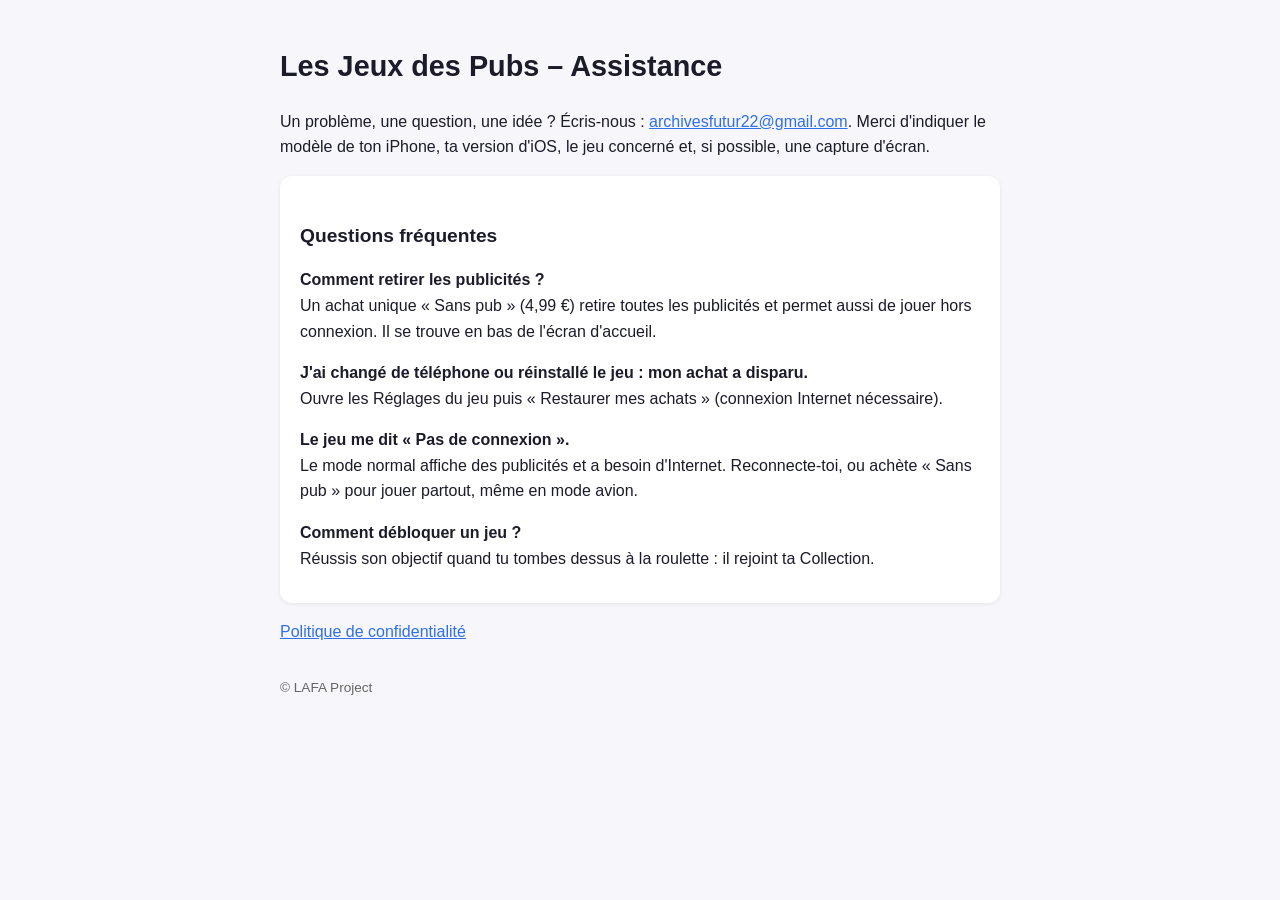
<file: index.html>
<!doctype html>
<html lang="fr"><head><meta charset="utf-8"><meta name="viewport" content="width=device-width,initial-scale=1">
<title>Les Jeux des Pubs – Assistance</title><link rel="stylesheet" href="style.css"></head>
<body>
<h1>Les Jeux des Pubs – Assistance</h1>
<p>Un problème, une question, une idée ? Écris-nous : <a href="mailto:archivesfutur22@gmail.com">archivesfutur22@gmail.com</a>. Merci d'indiquer le modèle de ton iPhone, ta version d'iOS, le jeu concerné et, si possible, une capture d'écran.</p>
<div class="card">
<h2>Questions fréquentes</h2>
<p><b>Comment retirer les publicités ?</b><br>Un achat unique « Sans pub » (4,99 €) retire toutes les publicités et permet aussi de jouer hors connexion. Il se trouve en bas de l'écran d'accueil.</p>
<p><b>J'ai changé de téléphone ou réinstallé le jeu : mon achat a disparu.</b><br>Ouvre les Réglages du jeu puis « Restaurer mes achats » (connexion Internet nécessaire).</p>
<p><b>Le jeu me dit « Pas de connexion ».</b><br>Le mode normal affiche des publicités et a besoin d'Internet. Reconnecte-toi, ou achète « Sans pub » pour jouer partout, même en mode avion.</p>
<p><b>Comment débloquer un jeu ?</b><br>Réussis son objectif quand tu tombes dessus à la roulette : il rejoint ta Collection.</p>
</div>
<p><a href="confidentialite.html">Politique de confidentialité</a></p>
<footer>© LAFA Project</footer>
</body></html>
</file>
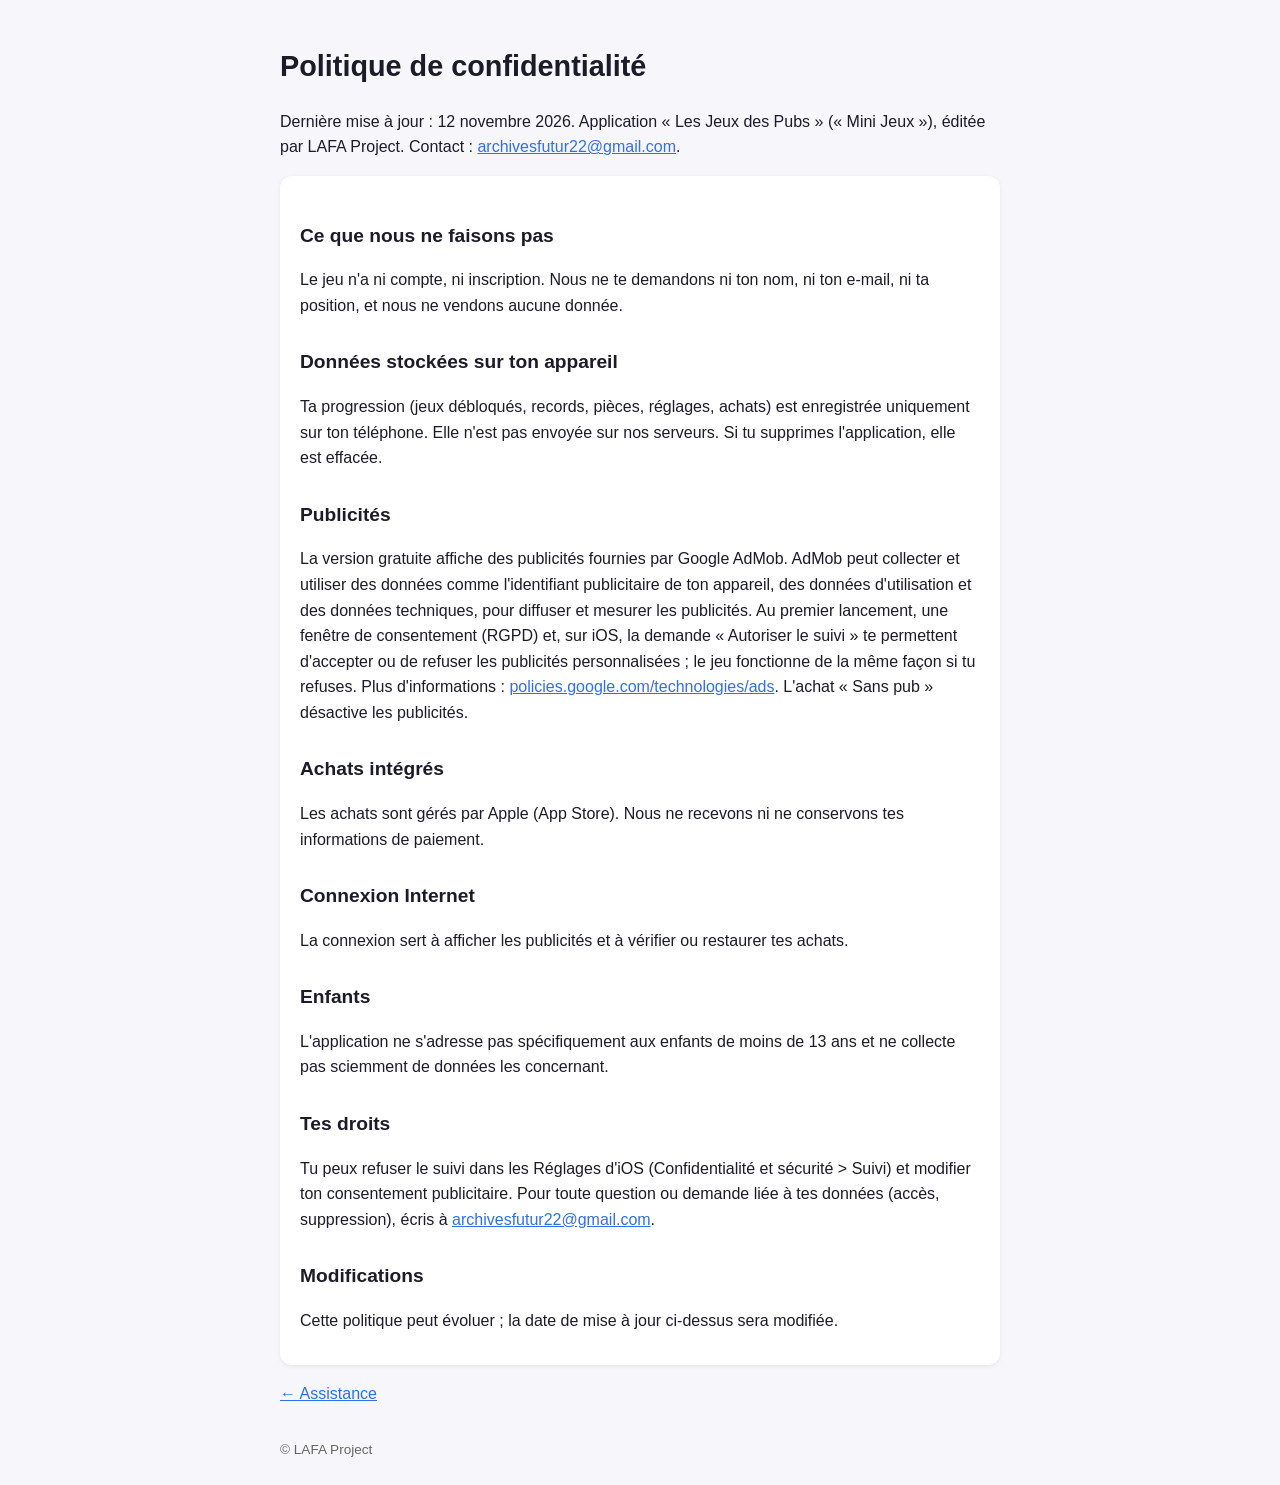
<file: confidentialite.html>
<!doctype html>
<html lang="fr"><head><meta charset="utf-8"><meta name="viewport" content="width=device-width,initial-scale=1">
<title>Les Jeux des Pubs – Politique de confidentialité</title><link rel="stylesheet" href="style.css"></head>
<body>
<h1>Politique de confidentialité</h1>
<p>Dernière mise à jour : 12 novembre 2026. Application « Les Jeux des Pubs » (« Mini Jeux »), éditée par LAFA Project. Contact : <a href="mailto:archivesfutur22@gmail.com">archivesfutur22@gmail.com</a>.</p>
<div class="card">
<h2>Ce que nous ne faisons pas</h2>
<p>Le jeu n'a ni compte, ni inscription. Nous ne te demandons ni ton nom, ni ton e-mail, ni ta position, et nous ne vendons aucune donnée.</p>
<h2>Données stockées sur ton appareil</h2>
<p>Ta progression (jeux débloqués, records, pièces, réglages, achats) est enregistrée uniquement sur ton téléphone. Elle n'est pas envoyée sur nos serveurs. Si tu supprimes l'application, elle est effacée.</p>
<h2>Publicités</h2>
<p>La version gratuite affiche des publicités fournies par Google AdMob. AdMob peut collecter et utiliser des données comme l'identifiant publicitaire de ton appareil, des données d'utilisation et des données techniques, pour diffuser et mesurer les publicités. Au premier lancement, une fenêtre de consentement (RGPD) et, sur iOS, la demande « Autoriser le suivi » te permettent d'accepter ou de refuser les publicités personnalisées ; le jeu fonctionne de la même façon si tu refuses. Plus d'informations : <a href="https://policies.google.com/technologies/ads">policies.google.com/technologies/ads</a>. L'achat « Sans pub » désactive les publicités.</p>
<h2>Achats intégrés</h2>
<p>Les achats sont gérés par Apple (App Store). Nous ne recevons ni ne conservons tes informations de paiement.</p>
<h2>Connexion Internet</h2>
<p>La connexion sert à afficher les publicités et à vérifier ou restaurer tes achats.</p>
<h2>Enfants</h2>
<p>L'application ne s'adresse pas spécifiquement aux enfants de moins de 13 ans et ne collecte pas sciemment de données les concernant.</p>
<h2>Tes droits</h2>
<p>Tu peux refuser le suivi dans les Réglages d'iOS (Confidentialité et sécurité &gt; Suivi) et modifier ton consentement publicitaire. Pour toute question ou demande liée à tes données (accès, suppression), écris à <a href="mailto:archivesfutur22@gmail.com">archivesfutur22@gmail.com</a>.</p>
<h2>Modifications</h2>
<p>Cette politique peut évoluer ; la date de mise à jour ci-dessus sera modifiée.</p>
</div>
<p><a href="index.html">← Assistance</a></p>
<footer>© LAFA Project</footer>
</body></html>
</file>
<file: style.css>
body{font-family:-apple-system,Segoe UI,Roboto,sans-serif;max-width:720px;margin:0 auto;padding:24px 16px;line-height:1.6;color:#1b1b2a;background:#f7f7fb}
h1{font-size:1.8rem}h2{margin-top:1.8rem;font-size:1.2rem}a{color:#2f6fed}
.card{background:#fff;border-radius:12px;padding:16px 20px;box-shadow:0 1px 4px rgba(0,0,0,.08)}
footer{margin-top:2rem;font-size:.85rem;color:#666}
</file>
